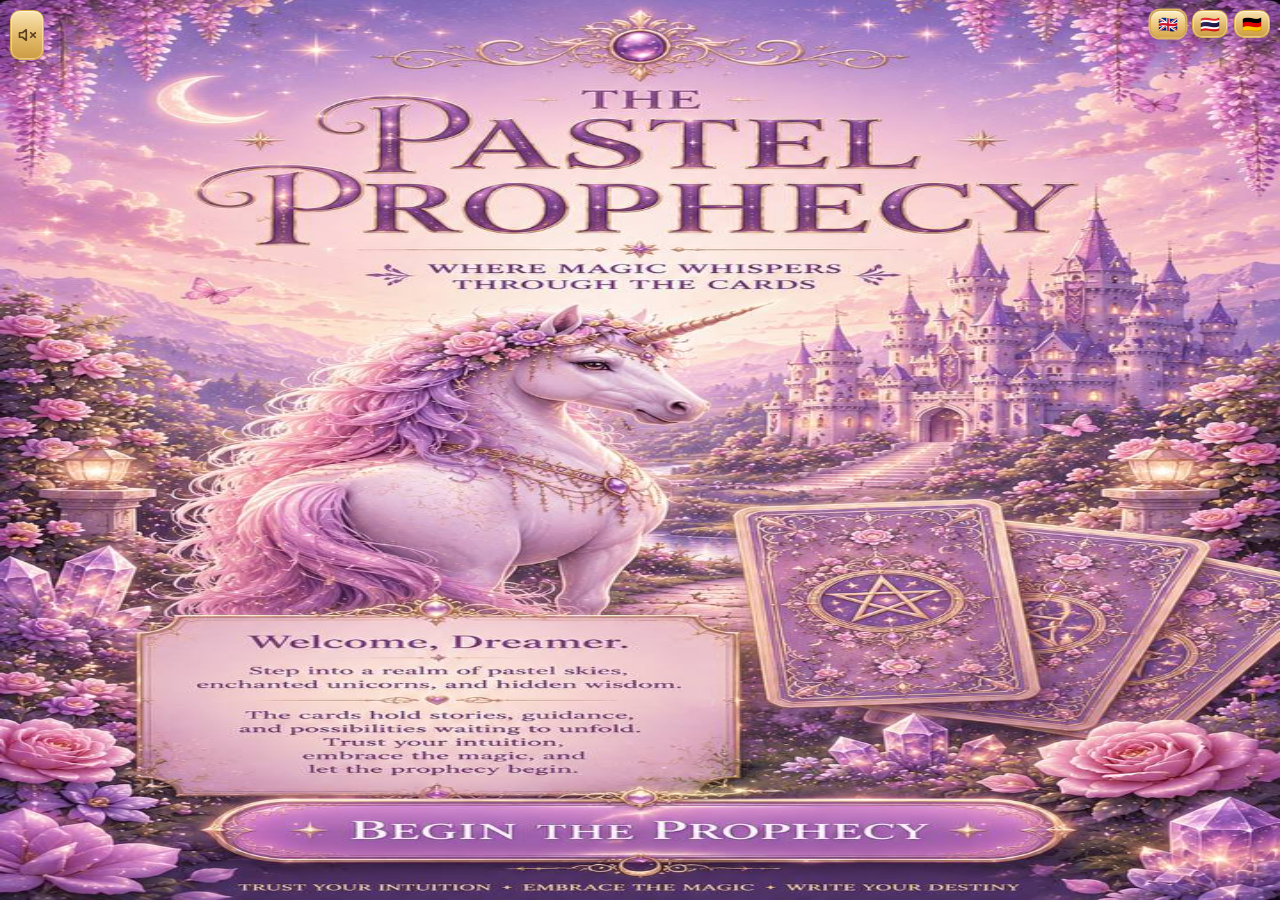
<file: index.html>
<!doctype html>
<html lang="en">
<head>
  <meta charset="utf-8" />
  <meta name="viewport" content="width=device-width, initial-scale=1, viewport-fit=cover" />
  <meta name="theme-color" content="#f7bfd8" />
  <title>The Pastel Prophecy</title>
  <link rel="preconnect" href="https://fonts.googleapis.com">
  <link rel="preconnect" href="https://fonts.gstatic.com" crossorigin>
  <link href="https://fonts.googleapis.com/css2?family=Cormorant+Garamond:wght@500;700&family=Nunito:wght@400;600;700&family=Prompt:wght@400;500;600;700&display=swap" rel="stylesheet">
  <link rel="stylesheet" href="style.css?v=45" />
  <script type="module" src="script.js?v=96"></script>
</head>
<body>
  <button class="music-toggle" id="music-toggle" type="button" aria-label="Music off" aria-pressed="false">
    <svg class="icon-on" viewBox="0 0 24 24" width="18" height="18" fill="none" stroke="currentColor" stroke-width="2.2" stroke-linecap="round" stroke-linejoin="round" aria-hidden="true"><polygon points="11 5 6 9 2 9 2 15 6 15 11 19 11 5"/><path d="M19.07 4.93a10 10 0 0 1 0 14.14M15.54 8.46a5 5 0 0 1 0 7.07"/></svg>
    <svg class="icon-off" viewBox="0 0 24 24" width="18" height="18" fill="none" stroke="currentColor" stroke-width="2.2" stroke-linecap="round" stroke-linejoin="round" aria-hidden="true"><polygon points="11 5 6 9 2 9 2 15 6 15 11 19 11 5"/><line x1="23" y1="9" x2="17" y2="15"/><line x1="17" y1="9" x2="23" y2="15"/></svg>
  </button>
  <div class="language-switcher" id="language-switcher" aria-label="Choose language">
    <button class="lang-button is-active" type="button" data-lang="en" aria-label="English" aria-pressed="true"><span aria-hidden="true">🇬🇧</span></button>
    <button class="lang-button" type="button" data-lang="th" aria-label="ไทย" aria-pressed="false"><span aria-hidden="true">🇹🇭</span></button>
    <button class="lang-button" type="button" data-lang="de" aria-label="Deutsch" aria-pressed="false"><span aria-hidden="true">🇩🇪</span></button>
  </div>
  <main class="app" id="app">
    <section class="screen screen-home is-active" id="home-screen">
      <div class="start-art-wrap" aria-label="The Pastel Prophecy welcome screen">
        <img class="start-art" id="start-art-image" src="assets/start-page-v2.jpg?v=1" alt="The Pastel Prophecy start page with a unicorn, castle, and a Begin the Prophecy button" />
        <button class="start-hotspot" id="begin-button" aria-label="Begin the prophecy">
          <span id="begin-button-text">Begin the Prophecy</span>
        </button>
      </div>
    </section>

    <section class="screen" id="shuffle-screen" aria-live="polite">
      <p class="eyebrow" id="shuffle-eyebrow">step one</p>
      <h2 id="shuffle-title">Wake the deck</h2>
      <p class="instruction" id="shuffle-instruction">Tap shuffle and let the cards drift like little petals.</p>
      <div class="deck-stack" id="deck-stack" aria-hidden="true"></div>
      <button class="primary-button" id="shuffle-button">Shuffle the Cards</button>
    </section>

    <section class="screen" id="pick-screen" aria-live="polite">
      <p class="eyebrow" id="pick-eyebrow">step two</p>
      <h2 id="pick-title">Choose three cards</h2>
      <p class="instruction" id="pick-count">Pick your Heart card first.</p>
      <div class="fan-scroll" id="fan-scroll" aria-label="Drag across the fanned deck">
        <div class="card-grid" id="card-grid"></div>
      </div>
      <button class="primary-button hidden" id="reveal-button">Reveal My Prophecy</button>
    </section>

    <section class="screen" id="result-screen" aria-live="polite">
      <div class="result-ombre" aria-hidden="true">
        <span class="title-halo"></span>
        <span class="cards-halo"></span>
        <span class="bottom-halo"></span>
      </div>
      <p class="eyebrow" id="result-eyebrow">your reading</p>
      <h2 id="result-title">Your Pastel Prophecy</h2>
      <div class="result-list" id="result-list"></div>
      <article class="summary-card">
        <h3 id="summary-title">3 Cards Together</h3>
        <p id="summary-text"></p>
        <div class="guidance-block">
          <h4 id="do-title">Do (for all 3 cards)</h4>
          <ul id="do-list"></ul>
        </div>
        <div class="guidance-block">
          <h4 id="dont-title">Don’t (for all 3 cards)</h4>
          <ul id="dont-list"></ul>
        </div>
      </article>
      <div class="action-row">
        <button class="secondary-button" id="again-button">Draw Again</button>
      </div>
    </section>
  </main>
</body>
</html>
</file>
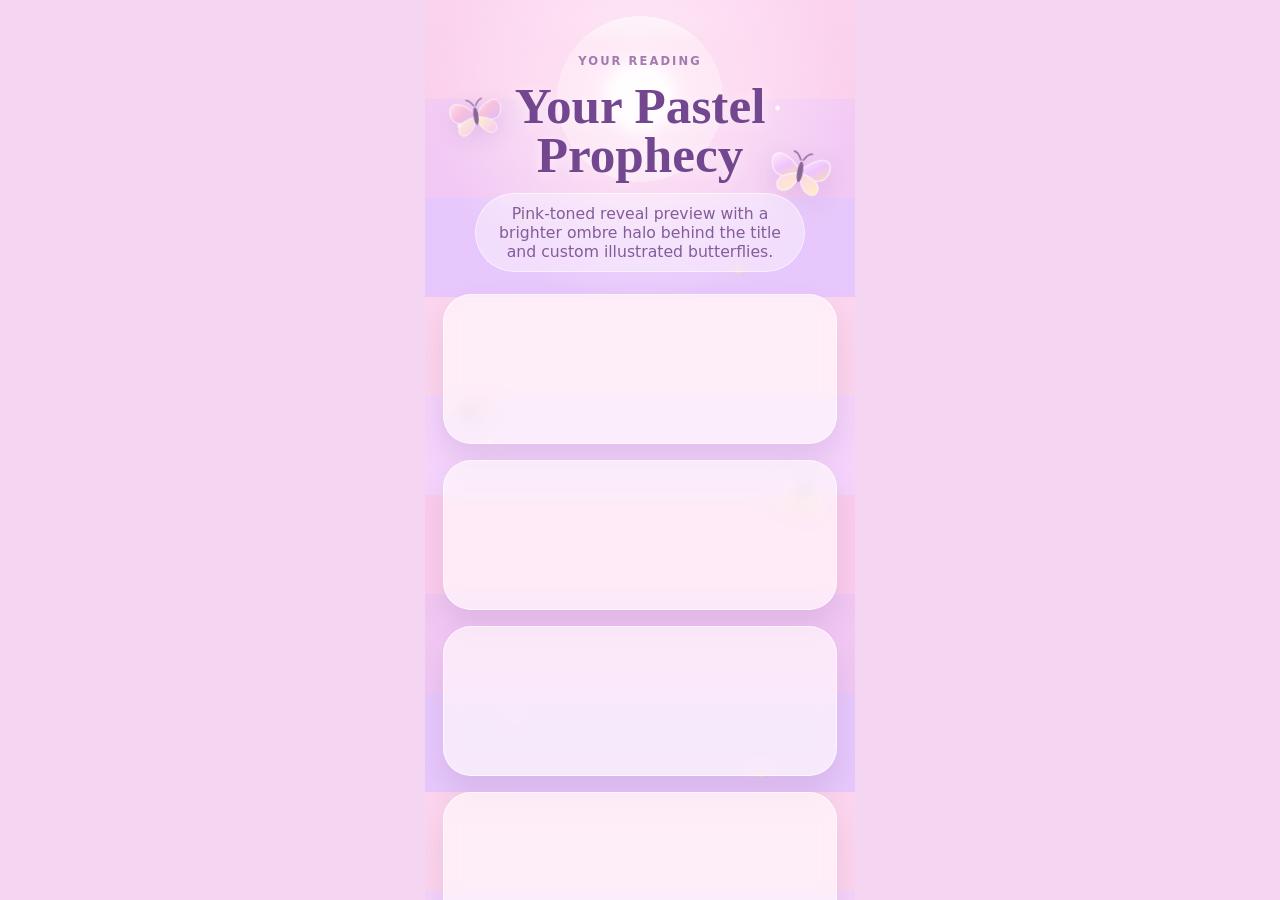
<file: sketches/result-bg-pink-butterfly-preview/index.html>
<!doctype html>
<html lang="en">
<head>
  <meta charset="utf-8" />
  <meta name="viewport" content="width=device-width, initial-scale=1" />
  <title>Pastel Prophecy Result Background Preview</title>
  <style>
    * { box-sizing: border-box; }
    html, body { height: 100%; margin: 0; }
    body {
      font-family: "Nunito", system-ui, sans-serif;
      display: grid;
      place-items: center;
      background: #f4d6f3;
      overflow: hidden;
    }

    .phone {
      position: relative;
      width: min(100vw, 430px);
      height: 100dvh;
      overflow: hidden;
      color: #6f4e83;
      background:
        radial-gradient(circle at 50% 11%, rgba(255,255,255,.72) 0 10%, rgba(255,238,249,.58) 10%, transparent 25%),
        radial-gradient(circle at 18% 22%, rgba(255,255,255,.28) 0 2px, transparent 4px),
        radial-gradient(circle at 82% 18%, rgba(255,238,196,.7) 0 2px, transparent 4px),
        radial-gradient(circle at 20% 74%, rgba(255,255,255,.2) 0 2px, transparent 4px),
        linear-gradient(180deg, rgba(255,255,255,.14), rgba(255,255,255,0) 24%),
        repeating-linear-gradient(
          180deg,
          rgba(255, 199, 232, .65) 0 11%,
          rgba(241, 194, 244, .74) 11% 22%,
          rgba(226, 194, 255, .72) 22% 33%,
          rgba(255, 212, 235, .72) 33% 44%,
          rgba(244, 210, 255, .76) 44% 55%
        );
    }

    .phone::before {
      content: "";
      position: absolute;
      inset: 0;
      background:
        radial-gradient(circle at 8% 14%, rgba(255,255,255,.95) 0 1.6px, transparent 3px),
        radial-gradient(circle at 23% 24%, rgba(255,224,147,.98) 0 2px, transparent 4px),
        radial-gradient(circle at 82% 12%, rgba(255,255,255,.92) 0 1.6px, transparent 3px),
        radial-gradient(circle at 73% 30%, rgba(255,230,170,.98) 0 1.8px, transparent 4px),
        radial-gradient(circle at 15% 49%, rgba(255,255,255,.88) 0 1.5px, transparent 3px),
        radial-gradient(circle at 87% 56%, rgba(255,220,133,.94) 0 2px, transparent 4px),
        radial-gradient(circle at 21% 79%, rgba(255,255,255,.94) 0 1.6px, transparent 3px),
        radial-gradient(circle at 78% 86%, rgba(255,227,159,.96) 0 2px, transparent 4px);
      filter: drop-shadow(0 0 8px rgba(248,223,165,.8));
      opacity: .95;
      animation: sparkleDrift 10s linear infinite alternate;
      pointer-events: none;
    }

    .halo {
      position: absolute;
      top: 34px;
      left: 50%;
      width: 82%;
      height: 180px;
      transform: translateX(-50%);
      border-radius: 999px;
      background:
        radial-gradient(circle at 50% 35%, rgba(255,255,255,.82) 0 16%, rgba(255,235,247,.68) 18%, rgba(255,213,237,.34) 36%, transparent 68%);
      filter: blur(6px);
      pointer-events: none;
    }

    .content {
      position: relative;
      z-index: 2;
      padding: max(34px, env(safe-area-inset-top)) 18px 28px;
      display: flex;
      flex-direction: column;
      align-items: center;
      gap: 14px;
      height: 100%;
    }

    .eyebrow {
      margin-top: 20px;
      text-transform: uppercase;
      letter-spacing: .18em;
      font-size: .72rem;
      font-weight: 900;
      color: rgba(131,84,148,.75);
    }

    h1 {
      margin: 0;
      font-family: Georgia, "Times New Roman", serif;
      font-size: clamp(2.2rem, 9vw, 3.2rem);
      line-height: .95;
      text-align: center;
      color: #72478f;
      text-shadow: 0 2px 14px rgba(255,255,255,.58);
    }

    .subtitle {
      margin: 0;
      padding: 10px 18px;
      border-radius: 999px;
      background: rgba(255, 247, 253, .44);
      border: 1px solid rgba(255,255,255,.52);
      color: #825d99;
      font-size: .98rem;
      text-align: center;
      backdrop-filter: blur(6px);
      max-width: 330px;
    }

    .cards {
      width: 100%;
      margin-top: 8px;
      display: grid;
      gap: 16px;
    }

    .card {
      min-height: 150px;
      border-radius: 28px;
      background: rgba(255, 250, 252, .68);
      border: 1px solid rgba(255,255,255,.62);
      box-shadow: 0 16px 28px rgba(130, 92, 147, .16);
      backdrop-filter: blur(8px);
    }

    .summary { min-height: 170px; }

    .actions {
      margin-top: auto;
      width: 100%;
      display: grid;
      gap: 10px;
      padding-bottom: 8px;
    }

    .button {
      height: 50px;
      border-radius: 999px;
      background: linear-gradient(135deg, #fff7ea, #f8c7e2 52%, #f8dfa5);
      box-shadow: 0 12px 24px rgba(151, 103, 161, .18);
    }

    .button.secondary {
      background: rgba(255,255,255,.56);
    }

    .butterfly {
      position: absolute;
      z-index: 1;
      width: 66px;
      height: 48px;
      filter: drop-shadow(0 6px 12px rgba(162, 110, 178, .25));
      opacity: .9;
      animation: butterflyFloat 14s ease-in-out infinite;
    }

    .butterfly svg {
      width: 100%;
      height: 100%;
      overflow: visible;
    }

    .butterfly .wing-left,
    .butterfly .wing-right {
      transform-box: fill-box;
      transform-origin: center right;
      animation: flapLeft .9s ease-in-out infinite alternate;
    }

    .butterfly .wing-right {
      transform-origin: center left;
      animation-name: flapRight;
    }

    .b1 { top: 92px; left: 18px; transform: scale(.9) rotate(-8deg); }
    .b2 { top: 148px; right: 22px; transform: scale(1.05) rotate(10deg); animation-duration: 16s; }
    .b3 { top: 388px; left: 12px; transform: scale(.76) rotate(-10deg); animation-duration: 13s; }
    .b4 { top: 468px; right: 18px; transform: scale(.86) rotate(9deg); animation-duration: 17s; }

    @keyframes sparkleDrift {
      0% { transform: translateY(0) scale(1); opacity: .8; }
      50% { transform: translateY(-14px) scale(1.04); opacity: 1; }
      100% { transform: translateY(-30px) scale(1.02); opacity: .9; }
    }

    @keyframes butterflyFloat {
      0%, 100% { translate: 0 0; }
      25% { translate: 8px -10px; }
      50% { translate: -4px -18px; }
      75% { translate: 10px -8px; }
    }

    @keyframes flapLeft {
      from { transform: rotate(10deg) scaleY(1); }
      to { transform: rotate(24deg) scaleY(.92); }
    }

    @keyframes flapRight {
      from { transform: rotate(-10deg) scaleY(1); }
      to { transform: rotate(-24deg) scaleY(.92); }
    }
  </style>
</head>
<body>
  <div class="phone">
    <div class="halo"></div>

    <div class="butterfly b1">
      <svg viewBox="0 0 120 80" aria-hidden="true">
        <defs>
          <linearGradient id="wingA" x1="0" y1="0" x2="1" y2="1">
            <stop offset="0%" stop-color="#ffe5f5"/>
            <stop offset="45%" stop-color="#f7bfd8"/>
            <stop offset="100%" stop-color="#dcb7ff"/>
          </linearGradient>
          <linearGradient id="wingB" x1="0" y1="0" x2="1" y2="1">
            <stop offset="0%" stop-color="#fff5cc"/>
            <stop offset="100%" stop-color="#f5c9ef"/>
          </linearGradient>
        </defs>
        <g class="wing-left">
          <path d="M58 35 C28 0, 4 8, 9 34 C13 52, 30 56, 53 45 Z" fill="url(#wingA)" stroke="rgba(255,255,255,.85)" stroke-width="2"/>
          <path d="M56 42 C31 46, 15 59, 24 74 C34 83, 50 72, 58 52 Z" fill="url(#wingB)" stroke="rgba(255,255,255,.75)" stroke-width="2"/>
        </g>
        <g class="wing-right">
          <path d="M62 35 C92 0, 116 8, 111 34 C107 52, 90 56, 67 45 Z" fill="url(#wingA)" stroke="rgba(255,255,255,.85)" stroke-width="2"/>
          <path d="M64 42 C89 46, 105 59, 96 74 C86 83, 70 72, 62 52 Z" fill="url(#wingB)" stroke="rgba(255,255,255,.75)" stroke-width="2"/>
        </g>
        <ellipse cx="60" cy="40" rx="5" ry="18" fill="#7f5a8f"/>
        <path d="M58 19 C52 8, 47 6, 44 6" stroke="#7f5a8f" stroke-width="2.5" stroke-linecap="round" fill="none"/>
        <path d="M62 19 C68 8, 73 6, 76 6" stroke="#7f5a8f" stroke-width="2.5" stroke-linecap="round" fill="none"/>
      </svg>
    </div>

    <div class="butterfly b2">
      <svg viewBox="0 0 120 80" aria-hidden="true">
        <use href="#"></use>
        <defs>
          <linearGradient id="wingC" x1="0" y1="0" x2="1" y2="1">
            <stop offset="0%" stop-color="#ffeef9"/>
            <stop offset="50%" stop-color="#efc3ff"/>
            <stop offset="100%" stop-color="#f8dfa5"/>
          </linearGradient>
          <linearGradient id="wingD" x1="0" y1="0" x2="1" y2="1">
            <stop offset="0%" stop-color="#ffd8ef"/>
            <stop offset="100%" stop-color="#fff1bf"/>
          </linearGradient>
        </defs>
        <g class="wing-left">
          <path d="M58 35 C26 2, 3 10, 11 36 C16 52, 34 57, 53 45 Z" fill="url(#wingC)" stroke="rgba(255,255,255,.85)" stroke-width="2"/>
          <path d="M56 42 C29 48, 18 60, 27 74 C38 81, 52 72, 58 52 Z" fill="url(#wingD)" stroke="rgba(255,255,255,.75)" stroke-width="2"/>
        </g>
        <g class="wing-right">
          <path d="M62 35 C94 2, 117 10, 109 36 C104 52, 86 57, 67 45 Z" fill="url(#wingC)" stroke="rgba(255,255,255,.85)" stroke-width="2"/>
          <path d="M64 42 C91 48, 102 60, 93 74 C82 81, 68 72, 62 52 Z" fill="url(#wingD)" stroke="rgba(255,255,255,.75)" stroke-width="2"/>
        </g>
        <ellipse cx="60" cy="40" rx="5" ry="18" fill="#7f5a8f"/>
        <path d="M58 19 C52 8, 47 6, 44 6" stroke="#7f5a8f" stroke-width="2.5" stroke-linecap="round" fill="none"/>
        <path d="M62 19 C68 8, 73 6, 76 6" stroke="#7f5a8f" stroke-width="2.5" stroke-linecap="round" fill="none"/>
      </svg>
    </div>

    <div class="butterfly b3">
      <svg viewBox="0 0 120 80" aria-hidden="true">
        <defs>
          <linearGradient id="wingE" x1="0" y1="0" x2="1" y2="1">
            <stop offset="0%" stop-color="#fff3fb"/>
            <stop offset="55%" stop-color="#f7bfd8"/>
            <stop offset="100%" stop-color="#f8dfa5"/>
          </linearGradient>
        </defs>
        <g class="wing-left">
          <path d="M58 35 C28 4, 5 9, 11 34 C16 49, 30 55, 53 45 Z" fill="url(#wingE)" stroke="rgba(255,255,255,.82)" stroke-width="2"/>
          <path d="M56 42 C32 48, 18 58, 26 72 C35 80, 49 71, 58 52 Z" fill="#f1d2ff" stroke="rgba(255,255,255,.75)" stroke-width="2"/>
        </g>
        <g class="wing-right">
          <path d="M62 35 C92 4, 115 9, 109 34 C104 49, 90 55, 67 45 Z" fill="url(#wingE)" stroke="rgba(255,255,255,.82)" stroke-width="2"/>
          <path d="M64 42 C88 48, 102 58, 94 72 C85 80, 71 71, 62 52 Z" fill="#f1d2ff" stroke="rgba(255,255,255,.75)" stroke-width="2"/>
        </g>
        <ellipse cx="60" cy="40" rx="5" ry="18" fill="#7f5a8f"/>
      </svg>
    </div>

    <div class="butterfly b4">
      <svg viewBox="0 0 120 80" aria-hidden="true">
        <defs>
          <linearGradient id="wingF" x1="0" y1="0" x2="1" y2="1">
            <stop offset="0%" stop-color="#fff1f8"/>
            <stop offset="50%" stop-color="#f3cbff"/>
            <stop offset="100%" stop-color="#ffd9ef"/>
          </linearGradient>
        </defs>
        <g class="wing-left">
          <path d="M58 35 C29 1, 8 11, 11 36 C14 50, 30 56, 53 45 Z" fill="url(#wingF)" stroke="rgba(255,255,255,.82)" stroke-width="2"/>
          <path d="M56 42 C33 48, 20 60, 28 73 C37 81, 50 71, 58 52 Z" fill="#fff1bf" stroke="rgba(255,255,255,.75)" stroke-width="2"/>
        </g>
        <g class="wing-right">
          <path d="M62 35 C91 1, 112 11, 109 36 C106 50, 90 56, 67 45 Z" fill="url(#wingF)" stroke="rgba(255,255,255,.82)" stroke-width="2"/>
          <path d="M64 42 C87 48, 100 60, 92 73 C83 81, 70 71, 62 52 Z" fill="#fff1bf" stroke="rgba(255,255,255,.75)" stroke-width="2"/>
        </g>
        <ellipse cx="60" cy="40" rx="5" ry="18" fill="#7f5a8f"/>
      </svg>
    </div>

    <div class="content">
      <div class="eyebrow">your reading</div>
      <h1>Your Pastel Prophecy</h1>
      <p class="subtitle">Pink-toned reveal preview with a brighter ombre halo behind the title and custom illustrated butterflies.</p>
      <div class="cards">
        <div class="card"></div>
        <div class="card"></div>
        <div class="card"></div>
        <div class="card summary"></div>
      </div>
      <div class="actions">
        <div class="button"></div>
        <div class="button secondary"></div>
      </div>
    </div>
  </div>
</body>
</html>
</file>
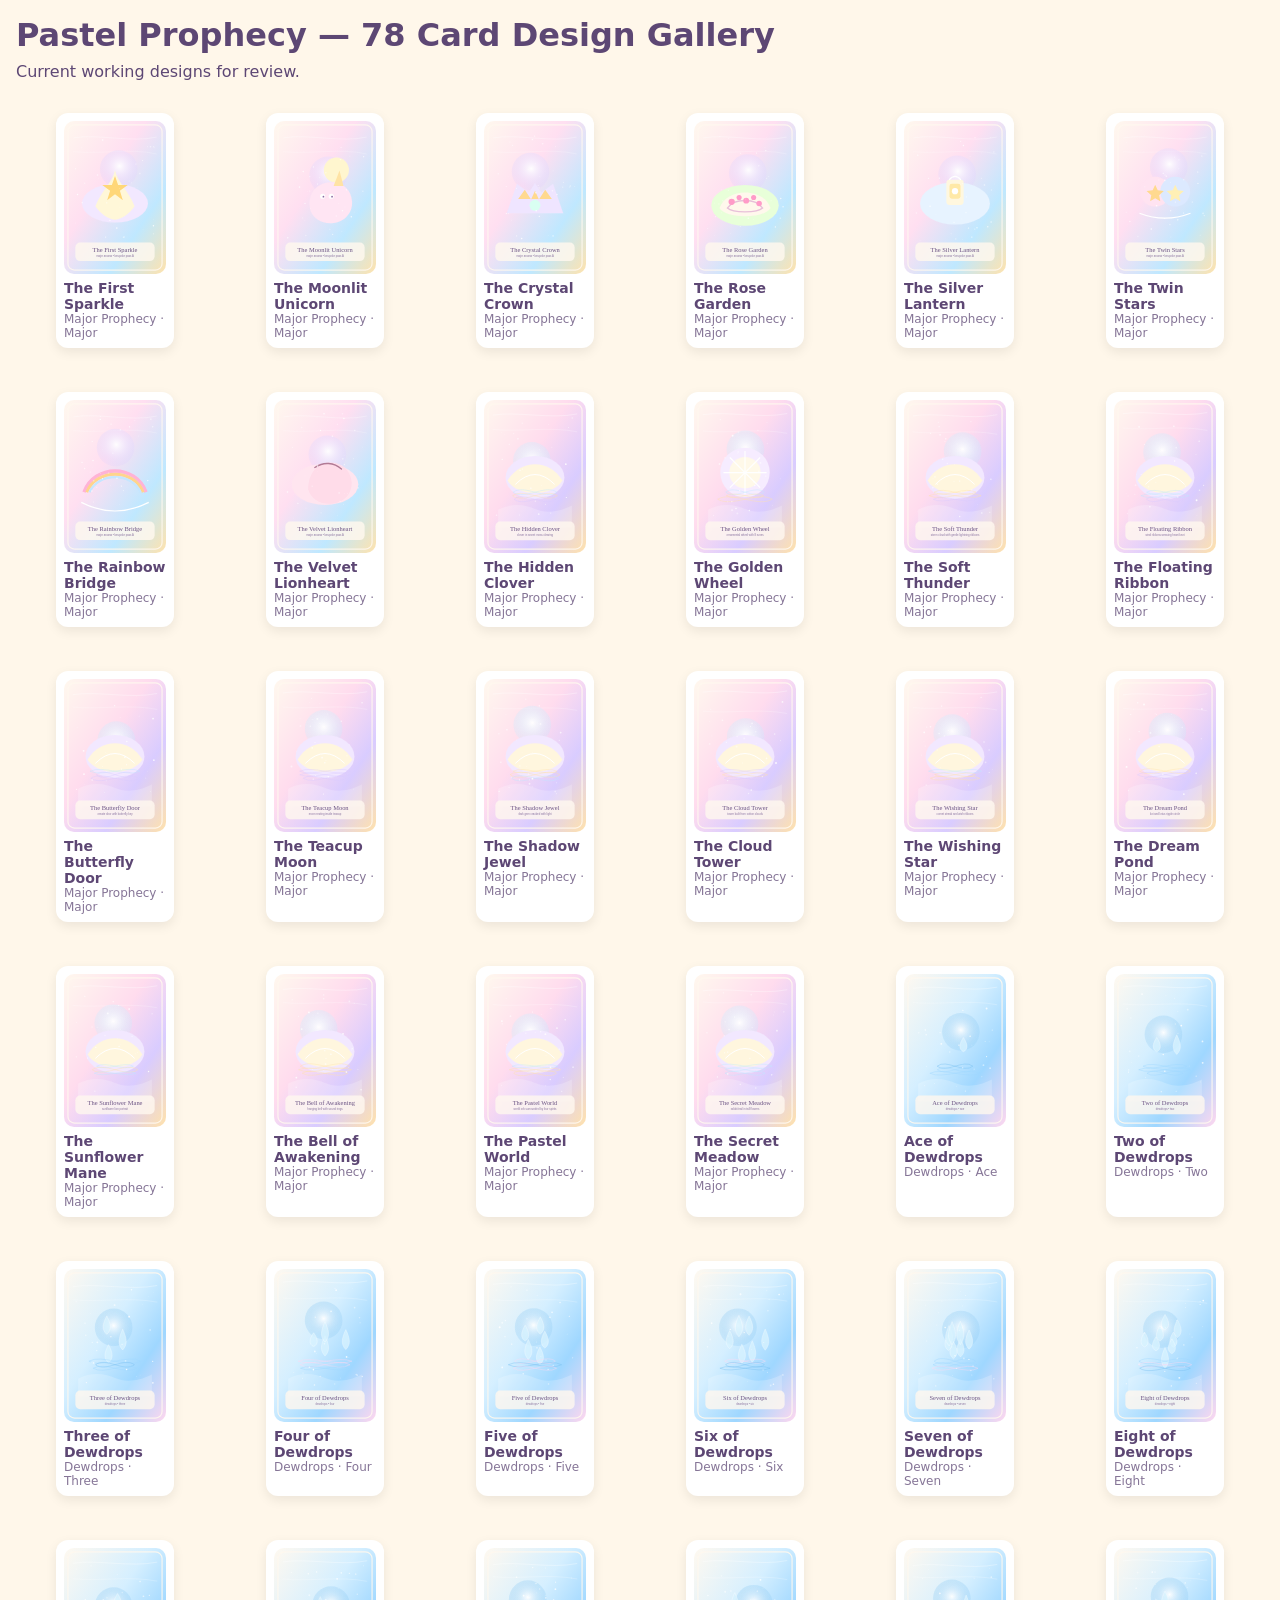
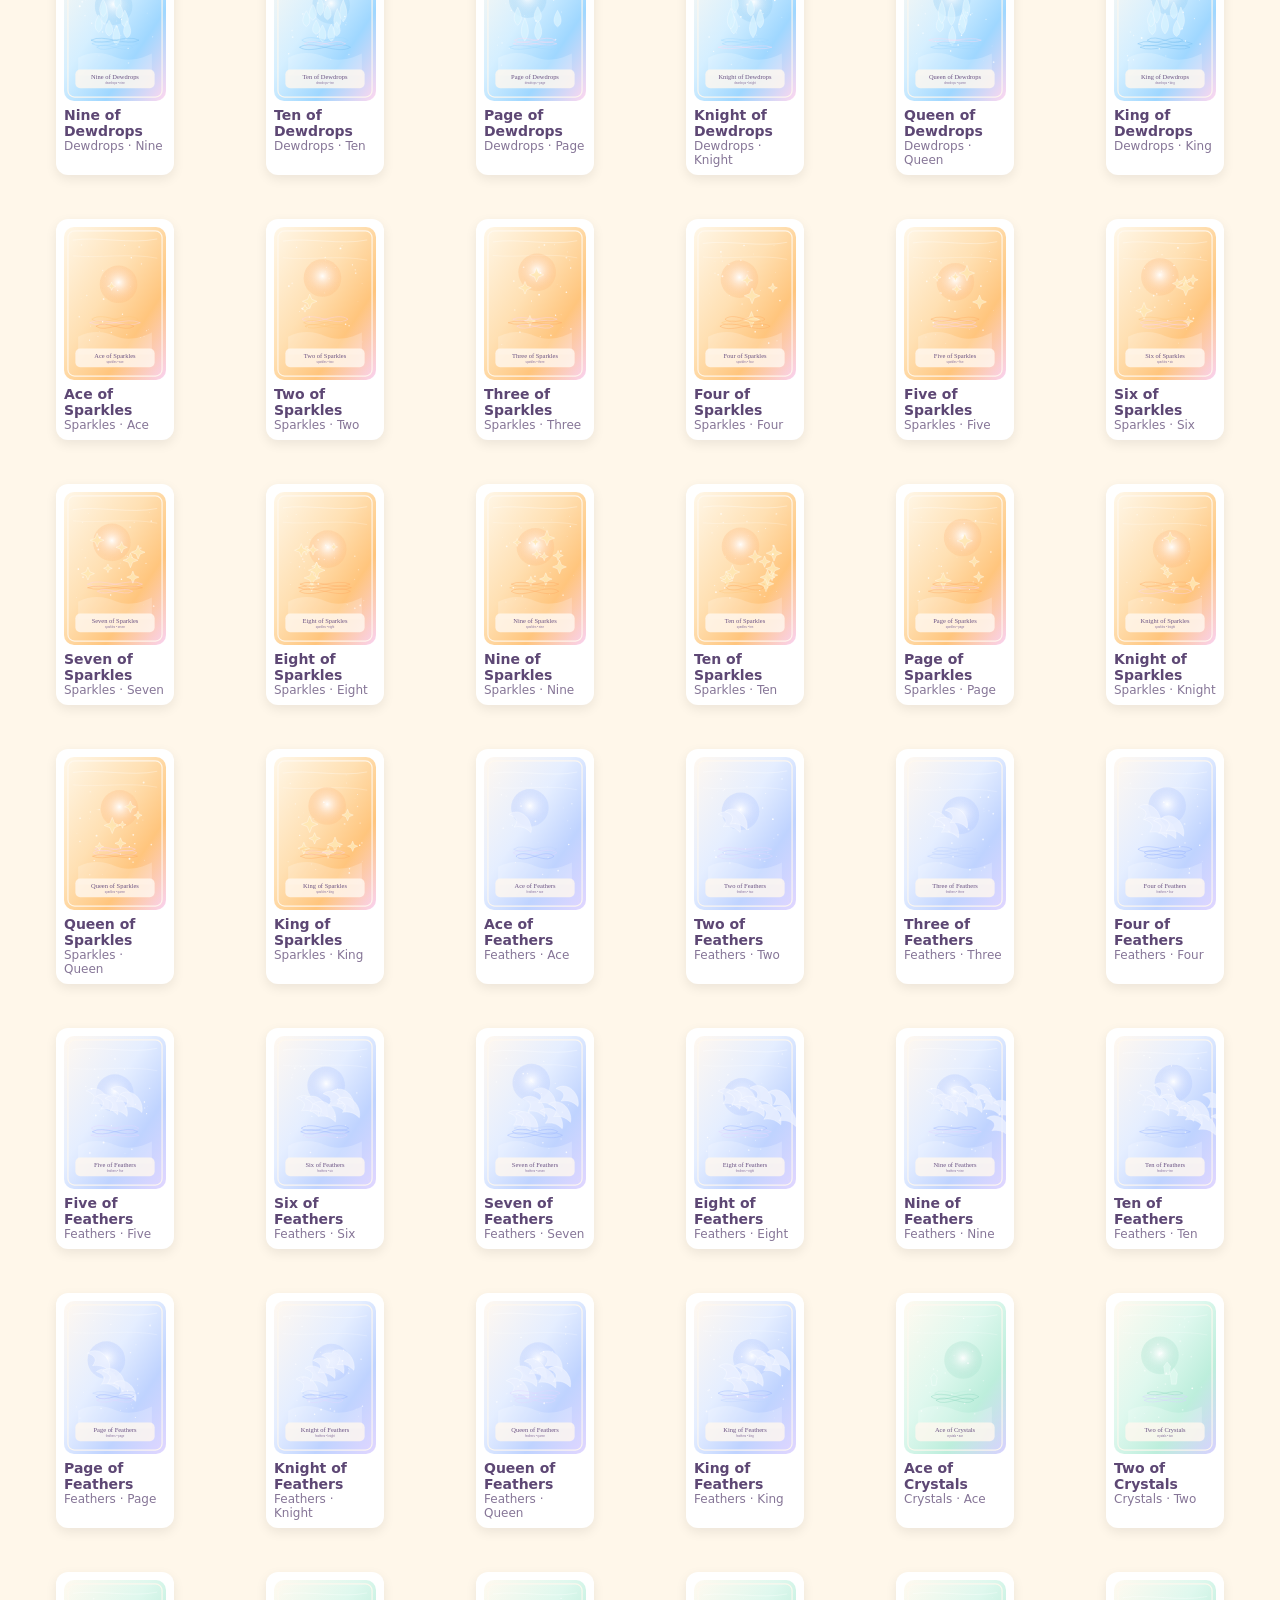
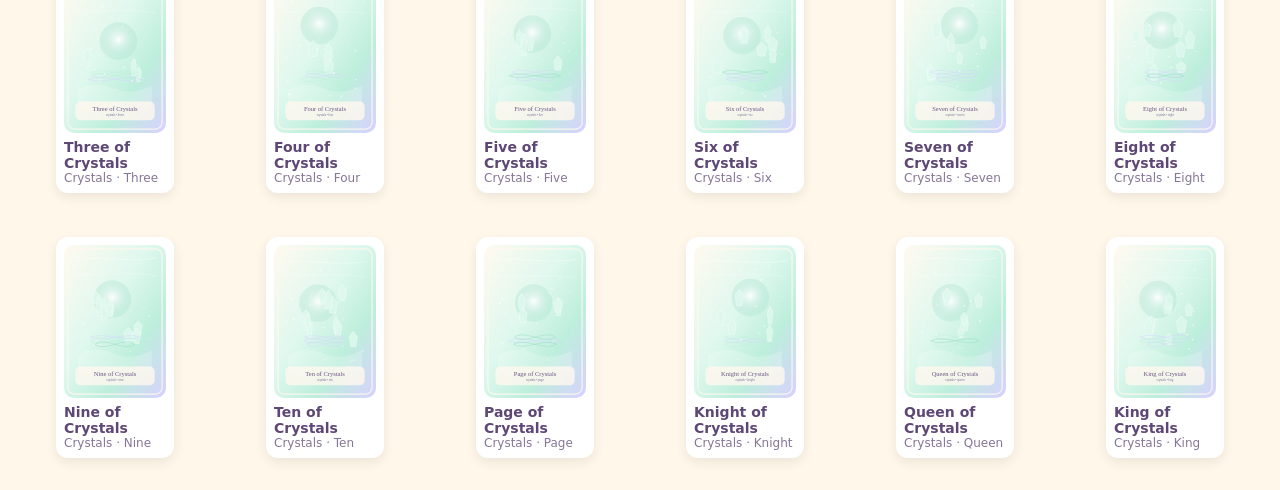
<file: design-gallery.html>
<!doctype html><html><head><meta charset="utf-8"><meta name="viewport" content="width=device-width,initial-scale=1"><title>Pastel Prophecy Design Gallery</title>
<style>body{font-family:system-ui;background:#fff7ea;margin:0;padding:16px;color:#5d4774}h1{margin:0 0 8px}p{margin:0 0 16px}.grid{display:grid;grid-template-columns:repeat(auto-fill,minmax(180px,1fr));gap:12px}.card{background:#fff;border-radius:12px;padding:8px;box-shadow:0 4px 12px rgba(0,0,0,.08)}img{width:100%;border-radius:10px;display:block}.name{font-size:14px;font-weight:700;margin-top:6px}.meta{font-size:12px;opacity:.75}</style></head><body>
<h1>Pastel Prophecy — 78 Card Design Gallery</h1><p>Current working designs for review.</p><div class="grid"><figure class='card'><img src='assets/cards/major/the-first-sparkle.svg' alt='The First Sparkle' loading='lazy'><figcaption class='name'>The First Sparkle</figcaption><div class='meta'>Major Prophecy · Major</div></figure><figure class='card'><img src='assets/cards/major/the-moonlit-unicorn.svg' alt='The Moonlit Unicorn' loading='lazy'><figcaption class='name'>The Moonlit Unicorn</figcaption><div class='meta'>Major Prophecy · Major</div></figure><figure class='card'><img src='assets/cards/major/the-crystal-crown.svg' alt='The Crystal Crown' loading='lazy'><figcaption class='name'>The Crystal Crown</figcaption><div class='meta'>Major Prophecy · Major</div></figure><figure class='card'><img src='assets/cards/major/the-rose-garden.svg' alt='The Rose Garden' loading='lazy'><figcaption class='name'>The Rose Garden</figcaption><div class='meta'>Major Prophecy · Major</div></figure><figure class='card'><img src='assets/cards/major/the-silver-lantern.svg' alt='The Silver Lantern' loading='lazy'><figcaption class='name'>The Silver Lantern</figcaption><div class='meta'>Major Prophecy · Major</div></figure><figure class='card'><img src='assets/cards/major/the-twin-stars.svg' alt='The Twin Stars' loading='lazy'><figcaption class='name'>The Twin Stars</figcaption><div class='meta'>Major Prophecy · Major</div></figure><figure class='card'><img src='assets/cards/major/the-rainbow-bridge.svg' alt='The Rainbow Bridge' loading='lazy'><figcaption class='name'>The Rainbow Bridge</figcaption><div class='meta'>Major Prophecy · Major</div></figure><figure class='card'><img src='assets/cards/major/the-velvet-lionheart.svg' alt='The Velvet Lionheart' loading='lazy'><figcaption class='name'>The Velvet Lionheart</figcaption><div class='meta'>Major Prophecy · Major</div></figure><figure class='card'><img src='assets/cards/major/the-hidden-clover.svg' alt='The Hidden Clover' loading='lazy'><figcaption class='name'>The Hidden Clover</figcaption><div class='meta'>Major Prophecy · Major</div></figure><figure class='card'><img src='assets/cards/major/the-golden-wheel.svg' alt='The Golden Wheel' loading='lazy'><figcaption class='name'>The Golden Wheel</figcaption><div class='meta'>Major Prophecy · Major</div></figure><figure class='card'><img src='assets/cards/major/the-soft-thunder.svg' alt='The Soft Thunder' loading='lazy'><figcaption class='name'>The Soft Thunder</figcaption><div class='meta'>Major Prophecy · Major</div></figure><figure class='card'><img src='assets/cards/major/the-floating-ribbon.svg' alt='The Floating Ribbon' loading='lazy'><figcaption class='name'>The Floating Ribbon</figcaption><div class='meta'>Major Prophecy · Major</div></figure><figure class='card'><img src='assets/cards/major/the-butterfly-door.svg' alt='The Butterfly Door' loading='lazy'><figcaption class='name'>The Butterfly Door</figcaption><div class='meta'>Major Prophecy · Major</div></figure><figure class='card'><img src='assets/cards/major/the-teacup-moon.svg' alt='The Teacup Moon' loading='lazy'><figcaption class='name'>The Teacup Moon</figcaption><div class='meta'>Major Prophecy · Major</div></figure><figure class='card'><img src='assets/cards/major/the-shadow-jewel.svg' alt='The Shadow Jewel' loading='lazy'><figcaption class='name'>The Shadow Jewel</figcaption><div class='meta'>Major Prophecy · Major</div></figure><figure class='card'><img src='assets/cards/major/the-cloud-tower.svg' alt='The Cloud Tower' loading='lazy'><figcaption class='name'>The Cloud Tower</figcaption><div class='meta'>Major Prophecy · Major</div></figure><figure class='card'><img src='assets/cards/major/the-wishing-star.svg' alt='The Wishing Star' loading='lazy'><figcaption class='name'>The Wishing Star</figcaption><div class='meta'>Major Prophecy · Major</div></figure><figure class='card'><img src='assets/cards/major/the-dream-pond.svg' alt='The Dream Pond' loading='lazy'><figcaption class='name'>The Dream Pond</figcaption><div class='meta'>Major Prophecy · Major</div></figure><figure class='card'><img src='assets/cards/major/the-sunflower-mane.svg' alt='The Sunflower Mane' loading='lazy'><figcaption class='name'>The Sunflower Mane</figcaption><div class='meta'>Major Prophecy · Major</div></figure><figure class='card'><img src='assets/cards/major/the-bell-of-awakening.svg' alt='The Bell of Awakening' loading='lazy'><figcaption class='name'>The Bell of Awakening</figcaption><div class='meta'>Major Prophecy · Major</div></figure><figure class='card'><img src='assets/cards/major/the-pastel-world.svg' alt='The Pastel World' loading='lazy'><figcaption class='name'>The Pastel World</figcaption><div class='meta'>Major Prophecy · Major</div></figure><figure class='card'><img src='assets/cards/major/the-secret-meadow.svg' alt='The Secret Meadow' loading='lazy'><figcaption class='name'>The Secret Meadow</figcaption><div class='meta'>Major Prophecy · Major</div></figure><figure class='card'><img src='assets/cards/dewdrops/ace-of-dewdrops.svg' alt='Ace of Dewdrops' loading='lazy'><figcaption class='name'>Ace of Dewdrops</figcaption><div class='meta'>Dewdrops · Ace</div></figure><figure class='card'><img src='assets/cards/dewdrops/two-of-dewdrops.svg' alt='Two of Dewdrops' loading='lazy'><figcaption class='name'>Two of Dewdrops</figcaption><div class='meta'>Dewdrops · Two</div></figure><figure class='card'><img src='assets/cards/dewdrops/three-of-dewdrops.svg' alt='Three of Dewdrops' loading='lazy'><figcaption class='name'>Three of Dewdrops</figcaption><div class='meta'>Dewdrops · Three</div></figure><figure class='card'><img src='assets/cards/dewdrops/four-of-dewdrops.svg' alt='Four of Dewdrops' loading='lazy'><figcaption class='name'>Four of Dewdrops</figcaption><div class='meta'>Dewdrops · Four</div></figure><figure class='card'><img src='assets/cards/dewdrops/five-of-dewdrops.svg' alt='Five of Dewdrops' loading='lazy'><figcaption class='name'>Five of Dewdrops</figcaption><div class='meta'>Dewdrops · Five</div></figure><figure class='card'><img src='assets/cards/dewdrops/six-of-dewdrops.svg' alt='Six of Dewdrops' loading='lazy'><figcaption class='name'>Six of Dewdrops</figcaption><div class='meta'>Dewdrops · Six</div></figure><figure class='card'><img src='assets/cards/dewdrops/seven-of-dewdrops.svg' alt='Seven of Dewdrops' loading='lazy'><figcaption class='name'>Seven of Dewdrops</figcaption><div class='meta'>Dewdrops · Seven</div></figure><figure class='card'><img src='assets/cards/dewdrops/eight-of-dewdrops.svg' alt='Eight of Dewdrops' loading='lazy'><figcaption class='name'>Eight of Dewdrops</figcaption><div class='meta'>Dewdrops · Eight</div></figure><figure class='card'><img src='assets/cards/dewdrops/nine-of-dewdrops.svg' alt='Nine of Dewdrops' loading='lazy'><figcaption class='name'>Nine of Dewdrops</figcaption><div class='meta'>Dewdrops · Nine</div></figure><figure class='card'><img src='assets/cards/dewdrops/ten-of-dewdrops.svg' alt='Ten of Dewdrops' loading='lazy'><figcaption class='name'>Ten of Dewdrops</figcaption><div class='meta'>Dewdrops · Ten</div></figure><figure class='card'><img src='assets/cards/dewdrops/page-of-dewdrops.svg' alt='Page of Dewdrops' loading='lazy'><figcaption class='name'>Page of Dewdrops</figcaption><div class='meta'>Dewdrops · Page</div></figure><figure class='card'><img src='assets/cards/dewdrops/knight-of-dewdrops.svg' alt='Knight of Dewdrops' loading='lazy'><figcaption class='name'>Knight of Dewdrops</figcaption><div class='meta'>Dewdrops · Knight</div></figure><figure class='card'><img src='assets/cards/dewdrops/queen-of-dewdrops.svg' alt='Queen of Dewdrops' loading='lazy'><figcaption class='name'>Queen of Dewdrops</figcaption><div class='meta'>Dewdrops · Queen</div></figure><figure class='card'><img src='assets/cards/dewdrops/king-of-dewdrops.svg' alt='King of Dewdrops' loading='lazy'><figcaption class='name'>King of Dewdrops</figcaption><div class='meta'>Dewdrops · King</div></figure><figure class='card'><img src='assets/cards/sparkles/ace-of-sparkles.svg' alt='Ace of Sparkles' loading='lazy'><figcaption class='name'>Ace of Sparkles</figcaption><div class='meta'>Sparkles · Ace</div></figure><figure class='card'><img src='assets/cards/sparkles/two-of-sparkles.svg' alt='Two of Sparkles' loading='lazy'><figcaption class='name'>Two of Sparkles</figcaption><div class='meta'>Sparkles · Two</div></figure><figure class='card'><img src='assets/cards/sparkles/three-of-sparkles.svg' alt='Three of Sparkles' loading='lazy'><figcaption class='name'>Three of Sparkles</figcaption><div class='meta'>Sparkles · Three</div></figure><figure class='card'><img src='assets/cards/sparkles/four-of-sparkles.svg' alt='Four of Sparkles' loading='lazy'><figcaption class='name'>Four of Sparkles</figcaption><div class='meta'>Sparkles · Four</div></figure><figure class='card'><img src='assets/cards/sparkles/five-of-sparkles.svg' alt='Five of Sparkles' loading='lazy'><figcaption class='name'>Five of Sparkles</figcaption><div class='meta'>Sparkles · Five</div></figure><figure class='card'><img src='assets/cards/sparkles/six-of-sparkles.svg' alt='Six of Sparkles' loading='lazy'><figcaption class='name'>Six of Sparkles</figcaption><div class='meta'>Sparkles · Six</div></figure><figure class='card'><img src='assets/cards/sparkles/seven-of-sparkles.svg' alt='Seven of Sparkles' loading='lazy'><figcaption class='name'>Seven of Sparkles</figcaption><div class='meta'>Sparkles · Seven</div></figure><figure class='card'><img src='assets/cards/sparkles/eight-of-sparkles.svg' alt='Eight of Sparkles' loading='lazy'><figcaption class='name'>Eight of Sparkles</figcaption><div class='meta'>Sparkles · Eight</div></figure><figure class='card'><img src='assets/cards/sparkles/nine-of-sparkles.svg' alt='Nine of Sparkles' loading='lazy'><figcaption class='name'>Nine of Sparkles</figcaption><div class='meta'>Sparkles · Nine</div></figure><figure class='card'><img src='assets/cards/sparkles/ten-of-sparkles.svg' alt='Ten of Sparkles' loading='lazy'><figcaption class='name'>Ten of Sparkles</figcaption><div class='meta'>Sparkles · Ten</div></figure><figure class='card'><img src='assets/cards/sparkles/page-of-sparkles.svg' alt='Page of Sparkles' loading='lazy'><figcaption class='name'>Page of Sparkles</figcaption><div class='meta'>Sparkles · Page</div></figure><figure class='card'><img src='assets/cards/sparkles/knight-of-sparkles.svg' alt='Knight of Sparkles' loading='lazy'><figcaption class='name'>Knight of Sparkles</figcaption><div class='meta'>Sparkles · Knight</div></figure><figure class='card'><img src='assets/cards/sparkles/queen-of-sparkles.svg' alt='Queen of Sparkles' loading='lazy'><figcaption class='name'>Queen of Sparkles</figcaption><div class='meta'>Sparkles · Queen</div></figure><figure class='card'><img src='assets/cards/sparkles/king-of-sparkles.svg' alt='King of Sparkles' loading='lazy'><figcaption class='name'>King of Sparkles</figcaption><div class='meta'>Sparkles · King</div></figure><figure class='card'><img src='assets/cards/feathers/ace-of-feathers.svg' alt='Ace of Feathers' loading='lazy'><figcaption class='name'>Ace of Feathers</figcaption><div class='meta'>Feathers · Ace</div></figure><figure class='card'><img src='assets/cards/feathers/two-of-feathers.svg' alt='Two of Feathers' loading='lazy'><figcaption class='name'>Two of Feathers</figcaption><div class='meta'>Feathers · Two</div></figure><figure class='card'><img src='assets/cards/feathers/three-of-feathers.svg' alt='Three of Feathers' loading='lazy'><figcaption class='name'>Three of Feathers</figcaption><div class='meta'>Feathers · Three</div></figure><figure class='card'><img src='assets/cards/feathers/four-of-feathers.svg' alt='Four of Feathers' loading='lazy'><figcaption class='name'>Four of Feathers</figcaption><div class='meta'>Feathers · Four</div></figure><figure class='card'><img src='assets/cards/feathers/five-of-feathers.svg' alt='Five of Feathers' loading='lazy'><figcaption class='name'>Five of Feathers</figcaption><div class='meta'>Feathers · Five</div></figure><figure class='card'><img src='assets/cards/feathers/six-of-feathers.svg' alt='Six of Feathers' loading='lazy'><figcaption class='name'>Six of Feathers</figcaption><div class='meta'>Feathers · Six</div></figure><figure class='card'><img src='assets/cards/feathers/seven-of-feathers.svg' alt='Seven of Feathers' loading='lazy'><figcaption class='name'>Seven of Feathers</figcaption><div class='meta'>Feathers · Seven</div></figure><figure class='card'><img src='assets/cards/feathers/eight-of-feathers.svg' alt='Eight of Feathers' loading='lazy'><figcaption class='name'>Eight of Feathers</figcaption><div class='meta'>Feathers · Eight</div></figure><figure class='card'><img src='assets/cards/feathers/nine-of-feathers.svg' alt='Nine of Feathers' loading='lazy'><figcaption class='name'>Nine of Feathers</figcaption><div class='meta'>Feathers · Nine</div></figure><figure class='card'><img src='assets/cards/feathers/ten-of-feathers.svg' alt='Ten of Feathers' loading='lazy'><figcaption class='name'>Ten of Feathers</figcaption><div class='meta'>Feathers · Ten</div></figure><figure class='card'><img src='assets/cards/feathers/page-of-feathers.svg' alt='Page of Feathers' loading='lazy'><figcaption class='name'>Page of Feathers</figcaption><div class='meta'>Feathers · Page</div></figure><figure class='card'><img src='assets/cards/feathers/knight-of-feathers.svg' alt='Knight of Feathers' loading='lazy'><figcaption class='name'>Knight of Feathers</figcaption><div class='meta'>Feathers · Knight</div></figure><figure class='card'><img src='assets/cards/feathers/queen-of-feathers.svg' alt='Queen of Feathers' loading='lazy'><figcaption class='name'>Queen of Feathers</figcaption><div class='meta'>Feathers · Queen</div></figure><figure class='card'><img src='assets/cards/feathers/king-of-feathers.svg' alt='King of Feathers' loading='lazy'><figcaption class='name'>King of Feathers</figcaption><div class='meta'>Feathers · King</div></figure><figure class='card'><img src='assets/cards/crystals/ace-of-crystals.svg' alt='Ace of Crystals' loading='lazy'><figcaption class='name'>Ace of Crystals</figcaption><div class='meta'>Crystals · Ace</div></figure><figure class='card'><img src='assets/cards/crystals/two-of-crystals.svg' alt='Two of Crystals' loading='lazy'><figcaption class='name'>Two of Crystals</figcaption><div class='meta'>Crystals · Two</div></figure><figure class='card'><img src='assets/cards/crystals/three-of-crystals.svg' alt='Three of Crystals' loading='lazy'><figcaption class='name'>Three of Crystals</figcaption><div class='meta'>Crystals · Three</div></figure><figure class='card'><img src='assets/cards/crystals/four-of-crystals.svg' alt='Four of Crystals' loading='lazy'><figcaption class='name'>Four of Crystals</figcaption><div class='meta'>Crystals · Four</div></figure><figure class='card'><img src='assets/cards/crystals/five-of-crystals.svg' alt='Five of Crystals' loading='lazy'><figcaption class='name'>Five of Crystals</figcaption><div class='meta'>Crystals · Five</div></figure><figure class='card'><img src='assets/cards/crystals/six-of-crystals.svg' alt='Six of Crystals' loading='lazy'><figcaption class='name'>Six of Crystals</figcaption><div class='meta'>Crystals · Six</div></figure><figure class='card'><img src='assets/cards/crystals/seven-of-crystals.svg' alt='Seven of Crystals' loading='lazy'><figcaption class='name'>Seven of Crystals</figcaption><div class='meta'>Crystals · Seven</div></figure><figure class='card'><img src='assets/cards/crystals/eight-of-crystals.svg' alt='Eight of Crystals' loading='lazy'><figcaption class='name'>Eight of Crystals</figcaption><div class='meta'>Crystals · Eight</div></figure><figure class='card'><img src='assets/cards/crystals/nine-of-crystals.svg' alt='Nine of Crystals' loading='lazy'><figcaption class='name'>Nine of Crystals</figcaption><div class='meta'>Crystals · Nine</div></figure><figure class='card'><img src='assets/cards/crystals/ten-of-crystals.svg' alt='Ten of Crystals' loading='lazy'><figcaption class='name'>Ten of Crystals</figcaption><div class='meta'>Crystals · Ten</div></figure><figure class='card'><img src='assets/cards/crystals/page-of-crystals.svg' alt='Page of Crystals' loading='lazy'><figcaption class='name'>Page of Crystals</figcaption><div class='meta'>Crystals · Page</div></figure><figure class='card'><img src='assets/cards/crystals/knight-of-crystals.svg' alt='Knight of Crystals' loading='lazy'><figcaption class='name'>Knight of Crystals</figcaption><div class='meta'>Crystals · Knight</div></figure><figure class='card'><img src='assets/cards/crystals/queen-of-crystals.svg' alt='Queen of Crystals' loading='lazy'><figcaption class='name'>Queen of Crystals</figcaption><div class='meta'>Crystals · Queen</div></figure><figure class='card'><img src='assets/cards/crystals/king-of-crystals.svg' alt='King of Crystals' loading='lazy'><figcaption class='name'>King of Crystals</figcaption><div class='meta'>Crystals · King</div></figure></div></body></html>
</file>
<file: style.css>
:root {
  color-scheme: light;
  --cream: #fff7ea;
  --paper: rgba(255, 251, 244, 0.82);
  --lavender: #cdb7f6;
  --pink: #f7bfd8;
  --sky: #bfe7ff;
  --mint: #c8f2df;
  --gold: #f8dfa5;
  --ink: #66527a;
  --soft-ink: #846f93;
  --shadow: 0 22px 60px rgba(102, 82, 122, 0.22);
  --radius-xl: 32px;
}

* { box-sizing: border-box; }

html, body { min-height: 100%; margin: 0; }

body {
  font-family: "Nunito", system-ui, sans-serif;
  color: var(--ink);
  background:
    radial-gradient(circle at 18% 10%, rgba(255,255,255,.85) 0 9%, transparent 18%),
    radial-gradient(circle at 82% 4%, rgba(248,223,165,.7) 0 7%, transparent 15%),
    radial-gradient(circle at 50% 95%, rgba(191,231,255,.7) 0 16%, transparent 35%),
    linear-gradient(145deg, #fff7ea 0%, #f8ddec 34%, #ddd0fb 68%, #c8eef4 100%);
  overflow-x: hidden;
}

body::before {
  content: "";
  position: fixed;
  inset: 0;
  pointer-events: none;
  opacity: .22;
  background-image:
    repeating-linear-gradient(0deg, rgba(255,255,255,.25), rgba(255,255,255,.25) 1px, transparent 1px, transparent 7px),
    repeating-linear-gradient(90deg, rgba(102,82,122,.08), rgba(102,82,122,.08) 1px, transparent 1px, transparent 9px);
  mix-blend-mode: soft-light;
}

.app {
  width: min(100%, 430px);
  min-height: 100dvh;
  margin: 0 auto;
  padding: max(18px, env(safe-area-inset-top)) 18px max(20px, env(safe-area-inset-bottom));
  display: grid;
  place-items: stretch;
}

.language-switcher {
  position: fixed;
  top: max(10px, calc(env(safe-area-inset-top) + 6px));
  right: 10px;
  z-index: 30;
  display: flex;
  gap: 6px;
}

.lang-button {
  min-width: 34px;
  min-height: 28px;
  height: 28px;
  padding: 0 7px;
  border: 1.5px solid rgba(214, 170, 76, .82);
  border-radius: 10px;
  display: grid;
  place-items: center;
  font-size: 1rem;
  font-weight: 700;
  line-height: 1;
  background:
    linear-gradient(180deg, rgba(255, 236, 182, .96) 0%, rgba(232, 193, 105, .94) 52%, rgba(205, 158, 63, .96) 100%);
  box-shadow:
    0 8px 18px rgba(84, 52, 124, .16),
    inset 0 1px 0 rgba(255, 248, 220, .9),
    inset 0 0 0 1px rgba(255, 239, 195, .55);
  backdrop-filter: blur(8px);
  cursor: pointer;
  transition: transform .18s ease, box-shadow .18s ease, filter .18s ease;
}

.lang-button:hover,
.lang-button:focus-visible {
  transform: translateY(-1px) scale(1.03);
  box-shadow:
    0 10px 22px rgba(84, 52, 124, .22),
    inset 0 1px 0 rgba(255, 248, 220, .98),
    inset 0 0 0 1px rgba(255, 245, 211, .7);
  filter: brightness(1.03);
  outline: none;
}

.lang-button.is-active {
  background:
    linear-gradient(180deg, rgba(255, 242, 199, .98) 0%, rgba(240, 203, 122, .97) 54%, rgba(214, 168, 74, .98) 100%);
  box-shadow:
    0 0 0 1.5px rgba(223, 187, 103, .95),
    0 10px 24px rgba(84, 52, 124, .22),
    inset 0 1px 0 rgba(255, 250, 228, .95);
}

.lang-button span {
  line-height: 1;
  transform: translateY(0.5px);
}

.music-toggle {
  position: fixed;
  top: max(10px, calc(env(safe-area-inset-top) + 6px));
  left: 10px;
  z-index: 30;
  width: 34px;
  height: 28px;
  padding: 0;
  border: 1.5px solid rgba(214, 170, 76, .82);
  border-radius: 10px;
  display: grid;
  place-items: center;
  background:
    linear-gradient(180deg, rgba(255, 236, 182, .96) 0%, rgba(232, 193, 105, .94) 52%, rgba(205, 158, 63, .96) 100%);
  box-shadow:
    0 8px 18px rgba(84, 52, 124, .16),
    inset 0 1px 0 rgba(255, 248, 220, .9),
    inset 0 0 0 1px rgba(255, 239, 195, .55);
  backdrop-filter: blur(8px);
  cursor: pointer;
  transition: transform .18s ease, box-shadow .18s ease, filter .18s ease;
  color: #5a3e1f;
}

.music-toggle:hover,
.music-toggle:focus-visible {
  transform: translateY(-1px) scale(1.03);
  box-shadow:
    0 10px 22px rgba(84, 52, 124, .22),
    inset 0 1px 0 rgba(255, 248, 220, .98),
    inset 0 0 0 1px rgba(255, 245, 211, .7);
  filter: brightness(1.03);
  outline: none;
}

.music-toggle svg {
  width: 18px;
  height: 18px;
  grid-area: 1 / 1;
  transition: opacity .2s ease;
}

.music-toggle .icon-on { opacity: 0; }
.music-toggle.is-active .icon-on { opacity: 1; }
.music-toggle .icon-off { opacity: 1; }
.music-toggle.is-active .icon-off { opacity: 0; }

body.thai-language {
  font-family: "Prompt", "Nunito", system-ui, sans-serif;
}

body.thai-language h1,
body.thai-language h2,
body.thai-language h3,
body.thai-language h4,
body.thai-language .eyebrow,
body.thai-language .instruction,
body.thai-language .brief,
body.thai-language .meaning,
body.thai-language .summary-card,
body.thai-language button,
body.thai-language li,
body.thai-language p {
  font-family: "Prompt", "Nunito", system-ui, sans-serif;
}

body.thai-language h2 { font-size: clamp(2rem, 9.4vw, 2.72rem); }
body.thai-language h3 { font-size: 1.55rem; }
body.thai-language .eyebrow { font-size: .68rem; letter-spacing: .12em; }
body.thai-language .subtitle,
body.thai-language .instruction,
body.thai-language .brief,
body.thai-language .meaning,
body.thai-language li,
body.thai-language .primary-button,
body.thai-language .secondary-button,
body.thai-language .summary-card p { font-size: .95rem; }

body.home-active {
  background: #311d4f;
}

body.home-active::before {
  display: none;
}

body.shuffle-bg-active {
  background: #c7a5ee url("assets/shuffle-background.jpg?v=1") center / 100vw 100dvh no-repeat fixed;
}

body.shuffle-bg-active::before {
  display: none;
}

body.reading-bg-active {
  background: #cdb7f6 url("assets/reading-background.jpg?v=1") center / 100vw 100dvh no-repeat fixed;
}

body.reading-bg-active::before {
  display: none;
}

body.result-bg-active {
  background:
    linear-gradient(180deg, rgba(255,255,255,.16), rgba(255,255,255,0) 20%),
    radial-gradient(circle at 50% 12%, rgba(255, 248, 253, .78) 0 10%, rgba(255, 225, 243, .44) 16%, rgba(247, 191, 216, .12) 28%, transparent 42%),
    radial-gradient(circle at 50% 50%, rgba(253, 235, 247, .44) 0 15%, rgba(235, 195, 244, .24) 28%, rgba(218, 176, 241, .08) 42%, transparent 62%),
    radial-gradient(circle at 50% 88%, rgba(255, 239, 250, .82) 0 16%, rgba(239, 195, 245, .42) 28%, rgba(227, 187, 244, .14) 42%, transparent 64%),
    linear-gradient(180deg, rgba(255,255,255,.06) 0%, rgba(248, 216, 243, .18) 52%, rgba(232, 190, 241, .34) 100%),
    linear-gradient(180deg, #eec0e7 0%, #e8b9eb 26%, #dfb6f0 54%, #efc5ea 76%, #f7daf2 100%);
  background-attachment: fixed;
  overflow: hidden;
}

body.result-bg-active::before {
  content: "";
  position: fixed;
  inset: 0;
  pointer-events: none;
  z-index: 0;
  background-image: url('assets/result-main-bg.jpg');
  background-size: cover;
  background-position: center center;
  background-repeat: no-repeat;
  opacity: .75;
}

body.result-bg-active::after {
  content: "";
  position: fixed;
  inset: 0;
  pointer-events: none;
  z-index: 0;
  background:
    linear-gradient(180deg, rgba(255, 245, 251, .18) 0%, rgba(255, 245, 251, 0) 22%),
    radial-gradient(circle at 50% 40%, rgba(255, 243, 248, .28) 0 16%, rgba(244, 206, 239, .18) 28%, rgba(221, 176, 239, .08) 42%, transparent 60%),
    linear-gradient(180deg, rgba(255,255,255,0) 58%, rgba(241, 203, 241, .12) 78%, rgba(227, 184, 238, .2) 100%);
}

body.home-active .app {
  width: 100vw;
  max-width: none;
  padding: 0;
}

body.reading-bg-active .app {
  width: 100vw;
  max-width: none;
  padding: 0;
}

body.shuffle-bg-active .app,
body.result-bg-active .app {
  width: 100vw;
  max-width: none;
  padding: 0;
}

body.result-bg-active .app {
  position: relative;
  z-index: 1;
  height: 100dvh;
  overflow: hidden;
}

body.reading-bg-active #pick-screen,
body.reading-bg-active #result-screen {
  width: 100vw;
  min-height: 100dvh;
  padding: max(26px, env(safe-area-inset-top)) 18px max(26px, env(safe-area-inset-bottom));
  border: 0;
  border-radius: 0;
  background: transparent;
  box-shadow: none;
  backdrop-filter: none;
  overflow-y: auto;
}

body.reading-bg-active #pick-screen {
  padding-top: max(76px, calc(env(safe-area-inset-top) + 68px));
}

body.shuffle-bg-active #shuffle-screen,
body.result-bg-active #result-screen {
  width: 100vw;
  min-height: 100dvh;
  padding: max(26px, env(safe-area-inset-top)) 18px max(26px, env(safe-area-inset-bottom));
  border: 0;
  border-radius: 0;
  background: transparent;
  box-shadow: none;
  backdrop-filter: none;
  overflow-y: auto;
}

body.result-bg-active #result-screen {
  height: 100dvh;
  overscroll-behavior-y: contain;
  -webkit-overflow-scrolling: touch;
}

body.shuffle-bg-active #shuffle-screen {
  padding-top: max(92px, calc(env(safe-area-inset-top) + 84px));
}

body.result-bg-active #result-screen {
  padding-top: max(76px, calc(env(safe-area-inset-top) + 68px));
}

body.reading-bg-active #result-screen.is-active {
  justify-content: flex-start;
}

body.result-bg-active #result-screen.is-active,
body.shuffle-bg-active #shuffle-screen.is-active {
  justify-content: flex-start;
}

#result-screen {
  position: relative;
  isolation: isolate;
}

#result-screen h2 {
  position: relative;
  z-index: 2;
  text-shadow: 0 2px 18px rgba(255,255,255,.72);
}

#result-screen .eyebrow {
  position: relative;
  z-index: 2;
  text-shadow: 0 1px 10px rgba(255,255,255,.55);
}

#result-screen > *:not(.result-ombre) {
  position: relative;
  z-index: 1;
}

.result-ombre {
  position: absolute;
  inset: 0;
  pointer-events: none;
  overflow: hidden;
  z-index: 0;
  opacity: .15;
}

.title-halo {
  position: absolute;
  top: max(30px, calc(env(safe-area-inset-top) + 12px));
  left: 50%;
  width: min(88vw, 380px);
  height: 170px;
  transform: translateX(-50%);
  border-radius: 999px;
  background: radial-gradient(circle at 50% 34%, rgba(255,255,255,.86) 0 14%, rgba(255,236,247,.72) 20%, rgba(247,191,216,.28) 36%, transparent 68%);
  filter: blur(7px);
  opacity: .95;
}

.cards-halo {
  position: absolute;
  left: 50%;
  top: 300px;
  width: min(120vw, 640px);
  height: 520px;
  transform: translateX(-50%);
  border-radius: 999px;
  background:
    radial-gradient(circle at 50% 42%, rgba(255, 244, 248, .88) 0 20%, rgba(246, 211, 243, .54) 32%, rgba(229, 188, 241, .24) 48%, transparent 72%);
  filter: blur(18px);
  opacity: .94;
}

.bottom-halo {
  position: absolute;
  left: 50%;
  bottom: 80px;
  width: min(118vw, 620px);
  height: 360px;
  transform: translateX(-50%);
  border-radius: 999px;
  background:
    radial-gradient(circle at 50% 44%, rgba(255, 247, 255, .88) 0 22%, rgba(245, 214, 244, .5) 36%, rgba(231, 191, 241, .2) 54%, transparent 76%);
  filter: blur(16px);
  opacity: .86;
}

.screen {
  display: none;
  min-height: calc(100dvh - 38px);
  width: 100%;
  padding: 28px 18px;
  border: 1px solid rgba(255,255,255,.64);
  border-radius: var(--radius-xl);
  background: linear-gradient(160deg, rgba(255,255,255,.66), rgba(255,247,234,.48));
  box-shadow: var(--shadow);
  backdrop-filter: blur(10px);
  position: relative;
  overflow: hidden;
}

.screen.is-active { display: flex; flex-direction: column; align-items: center; justify-content: center; }

body.reading-bg-active #pick-screen.is-active {
  justify-content: flex-start;
}

.screen-home,
.screen-home.is-active {
  min-height: 100dvh;
  width: 100vw;
  padding: 0;
  border: 0;
  border-radius: 0;
  background: #311d4f;
  box-shadow: none;
  overflow: hidden;
}

.screen-home::after {
  display: none;
}

.start-art-wrap {
  position: fixed;
  inset: 0;
  width: 100vw;
  height: 100dvh;
  display: flex;
  align-items: stretch;
  justify-content: stretch;
  overflow: hidden;
  background: #311d4f;
}

.start-art {
  display: block;
  width: 100vw;
  height: 100dvh;
  object-fit: fill;
}

.start-hotspot {
  position: absolute;
  left: 10.5%;
  right: 10.5%;
  top: 86.4%;
  height: 7.6%;
  min-height: 0;
  padding: 0;
  border-radius: 999px;
  background: transparent;
  box-shadow: none;
}

.start-hotspot span {
  position: absolute;
  width: 1px;
  height: 1px;
  padding: 0;
  margin: -1px;
  overflow: hidden;
  clip: rect(0, 0, 0, 0);
  white-space: nowrap;
  border: 0;
}

.start-hotspot:focus-visible {
  outline: 3px solid rgba(255, 247, 234, .9);
  outline-offset: 5px;
  box-shadow: 0 0 24px rgba(248, 223, 165, .9);
}

.screen::after {
  content: "✦  ·  ✧  ·  ✦";
  position: absolute;
  bottom: 16px;
  left: 0;
  right: 0;
  text-align: center;
  color: rgba(248, 223, 165, .88);
  letter-spacing: 8px;
  pointer-events: none;
}

body.shuffle-bg-active .screen::after,
body.result-bg-active .screen::after {
  display: none;
}

h1, h2, h3 { font-family: "Cormorant Garamond", Georgia, serif; margin: 0; color: #5d4774; }
h1 { font-size: clamp(3rem, 15vw, 4.75rem); line-height: .88; text-align: center; max-width: 9ch; }
h2 { font-size: clamp(2.2rem, 11vw, 3.1rem); text-align: center; line-height: 1; }
h3 { font-size: 1.7rem; }

.eyebrow { text-transform: uppercase; letter-spacing: .18em; font-size: .72rem; font-weight: 800; color: #9d7eb0; margin: 0 0 14px; }
.subtitle, .instruction { text-align: center; line-height: 1.55; color: var(--soft-ink); font-size: 1rem; max-width: 310px; }
.subtitle { margin: 24px 0 32px; }
.instruction { margin: 12px 0 18px; min-height: 3.2em; }

#shuffle-screen .eyebrow {
  color: rgba(109, 74, 128, .74);
  text-shadow: 0 1px 10px rgba(255,255,255,.45);
}

#shuffle-screen h2 {
  color: #5e3c76;
  text-shadow: 0 2px 16px rgba(255,255,255,.52);
}

#shuffle-screen .instruction,
#pick-screen .instruction {
  max-width: 335px;
  margin-top: 14px;
  padding: 10px 18px;
  min-height: 0;
  color: #6b4d83;
  background: rgba(255, 244, 252, .46);
  border: 1px solid rgba(255,255,255,.42);
  border-radius: 999px;
  backdrop-filter: blur(6px);
  text-shadow: 0 1px 10px rgba(255,255,255,.46);
}

#pick-screen .eyebrow {
  margin-top: 6px;
  margin-bottom: 8px;
}

#pick-screen h2 {
  color: #5e3c76;
  text-shadow: 0 2px 18px rgba(255,255,255,.58);
  margin-bottom: 8px;
}

#pick-screen .instruction {
  margin-top: 6px;
  margin-bottom: 4px;
}

.moon {
  width: 108px; height: 108px; border-radius: 50%; margin-bottom: 22px;
  background: radial-gradient(circle at 38% 28%, #fff 0 18%, #fff7d6 24%, #f8dfa5 55%, rgba(248,223,165,.2) 72%);
  box-shadow: 0 0 60px rgba(248,223,165,.85), inset -16px -10px 24px rgba(205,183,246,.34);
  animation: floatCard 5s ease-in-out infinite;
}

button {
  border: 0; font: inherit; font-weight: 800; min-height: 50px; padding: 14px 22px;
  border-radius: 999px; cursor: pointer; touch-action: manipulation;
  transition: transform .2s ease, box-shadow .2s ease, opacity .2s ease;
}
button:active { transform: scale(.98); }
button:focus-visible { outline: 3px solid rgba(102,82,122,.35); outline-offset: 4px; }
.primary-button {
  color: #5e416f; background: linear-gradient(135deg, #fff7ea, #f7bfd8 52%, #f8dfa5);
  box-shadow: 0 12px 26px rgba(151, 103, 161, .23), inset 0 1px 0 rgba(255,255,255,.75);
}
.secondary-button { color: #6d5a7d; background: rgba(255,255,255,.65); border: 1px solid rgba(255,255,255,.82); }
.hidden { display: none !important; }

.deck-stack { width: 148px; height: 214px; position: relative; margin: 26px 0 28px; }
.deck-card, .pick-card, .mini-card-face {
  --gold-outline: linear-gradient(135deg, #fff4bf 0%, #d69b25 28%, #f8dfa5 48%, #b87918 70%, #fff0aa 100%);
  border-radius: 18px;
  background:
    linear-gradient(rgba(255,255,255,.08), rgba(255,255,255,.08)),
    url("assets/card-back-v2.jpg?v=1") center / cover no-repeat;
  border: 0;
  box-shadow: 0 12px 25px rgba(102,82,122,.2), inset 0 0 0 2px rgba(255,248,233,.16);
  overflow: hidden;
}
.deck-card { position: absolute; inset: 0; transform: rotate(var(--r)); animation: floatCard 4s ease-in-out infinite; }
.deck-card::after, .pick-card::after, .mini-card-face::after {
  content: "";
  position: absolute;
  inset: 0;
  z-index: 1;
  display: block;
  padding: 3px;
  border-radius: inherit;
  background: var(--gold-outline);
  pointer-events: none;
  -webkit-mask:
    linear-gradient(#000 0 0) content-box,
    linear-gradient(#000 0 0);
  -webkit-mask-composite: xor;
  mask:
    linear-gradient(#000 0 0) content-box,
    linear-gradient(#000 0 0);
  mask-composite: exclude;
}
.deck-card:nth-child(1) { --r: -7deg; }
.deck-card:nth-child(2) { --r: -2deg; }
.deck-card:nth-child(3) { --r: 4deg; }
.deck-card:nth-child(4) { --r: 8deg; }
.deck-stack.is-shuffling .deck-card { animation: magicalShuffle 1.55s ease-in-out both; animation-delay: calc(var(--i) * 80ms); }

.fan-scroll {
  width: min(calc(100vw - 44px), 432px);
  max-width: none;
  margin: 0 auto 12px;
  overflow: visible;
  touch-action: manipulation;
  border-radius: 28px;
  background: transparent;
  border: 0;
  padding: 8px 0 8px;
}

.card-grid {
  display: grid;
  gap: 0;
  width: 100%;
  margin: 0 auto;
  justify-items: center;
  position: relative;
}

.fan-row {
  --fan-size: min(13.25vw, 53px);
  position: relative;
  width: min(100%, 306px);
  height: calc(var(--fan-size) * 1.34);
  margin: 0 auto;
  overflow: visible;
}

.pick-card {
  --lift: 0;
  --base-tilt: 0deg;
  --arc-drop: 0px;
  --x: 50%;
  --depth: 1;
  width: var(--fan-size);
  aspect-ratio: 54 / 82;
  position: absolute;
  left: var(--x);
  top: 4px;
  border-radius: 14px;
  transform-origin: 50% 92%;
  transform:
    translateX(-50%)
    translateY(calc(var(--arc-drop) + (var(--lift) * -12px)))
    rotate(var(--base-tilt))
    scale(calc(1 + var(--lift) * 0.025));
  z-index: var(--depth);
  overflow: visible;
  animation: dealIn .45s ease both, floatCard 5.5s ease-in-out infinite;
  animation-delay: var(--delay), calc(var(--delay) + 450ms);
  transition: transform .16s ease, box-shadow .16s ease;
}

.pick-card.is-focus {
  box-shadow: 0 0 0 2px rgba(248,223,165,.8), 0 16px 24px rgba(102,82,122,.28);
}

.pick-card.is-selected {
  --lift: .78;
  z-index: calc(900 + var(--selected-order, 0));
  box-shadow: 0 0 0 3px rgba(248,223,165,.95), 0 0 28px rgba(248,223,165,.85);
}

.pick-card.is-selected::before {
  content: none;
  display: none;
}

.pick-badge {
  position: absolute;
  width: 28px;
  height: 28px;
  border-radius: 50%;
  background: linear-gradient(180deg, #fff6cf, #f2c95e 56%, #d39f20);
  border: 2px solid rgba(255, 247, 221, .98);
  box-shadow: 0 4px 10px rgba(126, 93, 20, .26), 0 0 0 2px rgba(255,255,255,.46), 0 0 16px rgba(248,223,165,.78);
  display: grid;
  place-items: center;
  color: #705177;
  font-size: .95rem;
  font-weight: 900;
  transform: translateX(-50%);
  z-index: 2500;
  pointer-events: none;
}

#reveal-button {
  margin-top: 8px;
  margin-bottom: 0;
  position: sticky;
  bottom: max(12px, env(safe-area-inset-bottom));
  z-index: 2600;
}

@media (max-width: 380px) {
  .fan-scroll {
    width: min(calc(100vw - 30px), 432px);
    padding-inline: 8px;
  }

  .fan-row {
    --fan-size: min(12.9vw, 49px);
    width: min(100%, 286px);
  }
}

.result-list { width: 100%; display: grid; gap: 18px; margin: 22px 0; }
.reading-card, .summary-card {
  background: rgba(255, 251, 244, .42); border: 1px solid rgba(255,255,255,.64); border-radius: 26px;
  padding: 16px; box-shadow: 0 12px 26px rgba(102,82,122,.12); width: 100%;
}

body.result-bg-active .reading-card,
body.result-bg-active .summary-card {
  background: rgba(255, 247, 255, .4);
  border: 1px solid rgba(255,255,255,.38);
  box-shadow: 0 14px 28px rgba(71, 43, 108, .14);
  backdrop-filter: blur(6px);
}
.reading-card { display: grid; justify-items: center; gap: 12px; animation: revealUp .55s ease both; }
.reading-position { color: #9d7eb0; font-weight: 900; letter-spacing: .12em; text-transform: uppercase; font-size: .76rem; }
.oracle-card {
  --glow-color: rgba(205,183,246,.75); --sparkle-color: #f8dfa5;
  width: min(72vw, 235px); aspect-ratio: 2 / 3; position: relative; border-radius: 24px; overflow: hidden;
  border: 2px solid rgba(255,255,255,.86); box-shadow: 0 18px 45px rgba(102,82,122,.22), 0 0 35px var(--glow-color);
  animation: floatCard 5s ease-in-out infinite;
}
.oracle-card.has-detailed-art {
  --gold-outline: linear-gradient(135deg, #fff4bf 0%, #d69b25 28%, #f8dfa5 48%, #b87918 70%, #fff0aa 100%);
  display: block;
  width: min(39vw, 150px);
  max-width: min(39vw, 150px);
  aspect-ratio: 3 / 5;
  height: auto;
  padding: 0;
  overflow: hidden;
  border: 0;
  border-radius: 22px;
  background: transparent;
  box-shadow:
    0 18px 34px rgba(80, 62, 100, .24),
    0 8px 14px rgba(80, 62, 100, .18);
}
.oracle-card::before { content:""; position:absolute; inset:-20%; background: radial-gradient(circle, var(--glow-color), transparent 55%); animation: pulseGlow 3s ease-in-out infinite; }
.oracle-card::after { content:"✦ ✧ ✦ ✧ ✦"; position:absolute; inset:0; color: var(--sparkle-color); display:flex; align-items:center; justify-content:center; letter-spacing:14px; opacity:.7; animation: driftSparkles 7s linear infinite; }
.card-art { position:absolute; inset:0; padding:18px; display:flex; flex-direction:column; align-items:center; justify-content:space-between; text-align:center; background: var(--card-bg); }
.card-symbol { font-size: 3rem; filter: drop-shadow(0 0 12px rgba(255,255,255,.75)); }
.card-name { font-family:"Cormorant Garamond", Georgia, serif; font-weight:700; font-size:1.45rem; line-height:1; color:#5d4774; }
.card-keyword { font-size:.78rem; text-transform:uppercase; letter-spacing:.14em; font-weight:900; color:#8b72a0; }
.suit-major { --glow-color: rgba(205,183,246,.78); --sparkle-color: #f8dfa5; --card-bg: linear-gradient(160deg,#fff7ea,#e7d7ff 46%,#f8dfa5); }
.suit-dewdrops { --glow-color: rgba(191,231,255,.78); --sparkle-color:#f7bfd8; --card-bg: linear-gradient(160deg,#fff7ea,#dff5ff 48%,#f7bfd8); }
.suit-sparkles { --glow-color: rgba(255,205,165,.78); --sparkle-color:#f8dfa5; --card-bg: linear-gradient(160deg,#fff7ea,#ffd2b1 48%,#f8dfa5); }
.suit-feathers { --glow-color: rgba(190,225,255,.78); --sparkle-color:#d8cdf6; --card-bg: linear-gradient(160deg,#fff7ea,#dcefff 48%,#d8cdf6); }
.suit-crystals { --glow-color: rgba(200,242,223,.78); --sparkle-color:#fff7ea; --card-bg: linear-gradient(160deg,#fff7ea,#dff8ed 48%,#c8f2df); }
.meaning { margin:0; text-align:center; line-height:1.5; color: var(--soft-ink); }
.brief { margin: 0; text-align: center; line-height: 1.45; color: #755f8b; font-size: .95rem; }
.summary-card { text-align:left; }
.summary-card h3 { text-align:center; }
.summary-card p { line-height:1.58; margin:10px 0 0; color:var(--soft-ink); }
.guidance-block { margin-top: 14px; }
.guidance-block h4 { margin: 0 0 8px; font-size: 1rem; color: #6c5685; }
.guidance-block ul { margin: 0; padding-left: 1.15rem; color: var(--soft-ink); line-height: 1.45; }
.guidance-block li { margin: 4px 0; }
.action-row { display:grid; gap:10px; width:100%; margin-top: 12px; }

.export-wrap { position: fixed; left: -9999px; top: 0; width: 1080px; }
.export-card { width:1080px; padding:70px; border-radius:48px; color:var(--ink); background: linear-gradient(145deg,#fff7ea,#f8ddec 42%,#dcd1fb 78%,#dff8ed); font-family:"Nunito", sans-serif; }
.export-card h2 { font-size:72px; margin-bottom:8px; }
.export-date { text-align:center; font-weight:800; color:#8b72a0; margin-bottom:34px; }
.export-three { display:grid; grid-template-columns: repeat(3, 1fr); gap:22px; }
.export-item { background:rgba(255,255,255,.56); border-radius:30px; padding:22px; text-align:center; }
.export-item .oracle-card { width:100%; max-width:230px; margin:0 auto 18px; }
.export-item .oracle-card.has-detailed-art {
  width: 100%;
  max-width: 230px;
  aspect-ratio: 3 / 5;
  overflow: hidden;
}
.export-item .detailed-card-art {
  width: 100%;
  height: 100%;
  max-width: 230px;
  object-fit: fill;
}
.export-summary { margin-top:28px; background:rgba(255,251,244,.72); border-radius:34px; padding:34px; text-align:center; font-size:30px; line-height:1.45; }
.export-footer { text-align:center; margin-top:30px; font-weight:800; color:#8b72a0; }

@keyframes floatCard { 0%,100%{ transform: translateY(0) rotate(var(--tilt,0deg)); } 50%{ transform: translateY(-8px) rotate(var(--tilt,0deg)); } }
@keyframes pulseGlow { 0%,100%{ opacity:.42; transform:scale(.9); } 50%{ opacity:.85; transform:scale(1.06); } }
@keyframes driftSparkles { from{ transform:translateY(28px) rotate(0deg); } to{ transform:translateY(-28px) rotate(360deg); } }
@keyframes driftStars { from { transform: translateY(0); opacity: .8; } to { transform: translateY(-18px); opacity: 1; } }
@keyframes driftGoldSparkles {
  0% { transform: translate3d(0, 0, 0) scale(1); opacity: .58; }
  35% { transform: translate3d(8px, -12px, 0) scale(1.03); opacity: .92; }
  70% { transform: translate3d(-7px, -22px, 0) scale(.98); opacity: .78; }
  100% { transform: translate3d(5px, -34px, 0) scale(1.04); opacity: .9; }
}
@keyframes butterflyFloat {
  0%, 100% { translate: 0 0; }
  25% { translate: 6px -8px; }
  50% { translate: -3px -14px; }
  75% { translate: 7px -6px; }
}

@keyframes twinkleSparkle {
  0%, 100% {
    opacity: .28;
    filter: drop-shadow(0 0 4px rgba(248, 223, 165, .22));
  }
  30% {
    opacity: .92;
    filter: drop-shadow(0 0 14px rgba(248, 223, 165, .48));
  }
  60% {
    opacity: .46;
    filter: drop-shadow(0 0 8px rgba(248, 223, 165, .3));
  }
}
@keyframes flapLeft {
  from { transform: rotate(-18deg) scaleY(1); }
  to { transform: rotate(0deg) scaleY(.9); }
}
@keyframes flapRight {
  from { transform: scaleX(-1) rotate(-18deg) scaleY(1); }
  to { transform: scaleX(-1) rotate(0deg) scaleY(.9); }
}
@keyframes magicalShuffle { 0%{ transform:rotate(var(--r)) translate(0,0); } 40%{ transform:rotate(calc(var(--r) + 60deg)) translate(calc((var(--i) - 1.5) * 38px), -38px); } 75%{ transform:rotate(calc(var(--r) - 40deg)) translate(calc((1.5 - var(--i)) * 24px), 16px); } 100%{ transform:rotate(var(--r)) translate(0,0); } }
@keyframes dealIn { from{ opacity:0; transform:translateY(18px) scale(.88); } to{ opacity:1; transform:translateY(0) scale(1); } }
@keyframes revealUp { from{ opacity:0; transform: translateY(18px) scale(.97); } to{ opacity:1; transform: translateY(0) scale(1); } }

@media (prefers-reduced-motion: reduce) {
  *, *::before, *::after { animation: none !important; transition: none !important; scroll-behavior: auto !important; }
}

.detailed-card-art {
  display: block;
  width: 100%;
  max-width: none;
  height: 100%;
  object-fit: fill;
  border-radius: 22px;
  box-shadow: 0 10px 20px rgba(80, 62, 100, .18);
}
.oracle-card.has-detailed-art::after {
  display: none;
}
.oracle-card.has-detailed-art::before {
  content: "";
  position: absolute;
  inset: 0;
  z-index: 2;
  display: block;
  padding: 3px;
  border-radius: inherit;
  background: var(--gold-outline);
  pointer-events: none;
  animation: none;
  -webkit-mask:
    linear-gradient(#000 0 0) content-box,
    linear-gradient(#000 0 0);
  -webkit-mask-composite: xor;
  mask:
    linear-gradient(#000 0 0) content-box,
    linear-gradient(#000 0 0);
  mask-composite: exclude;
}
</file>
